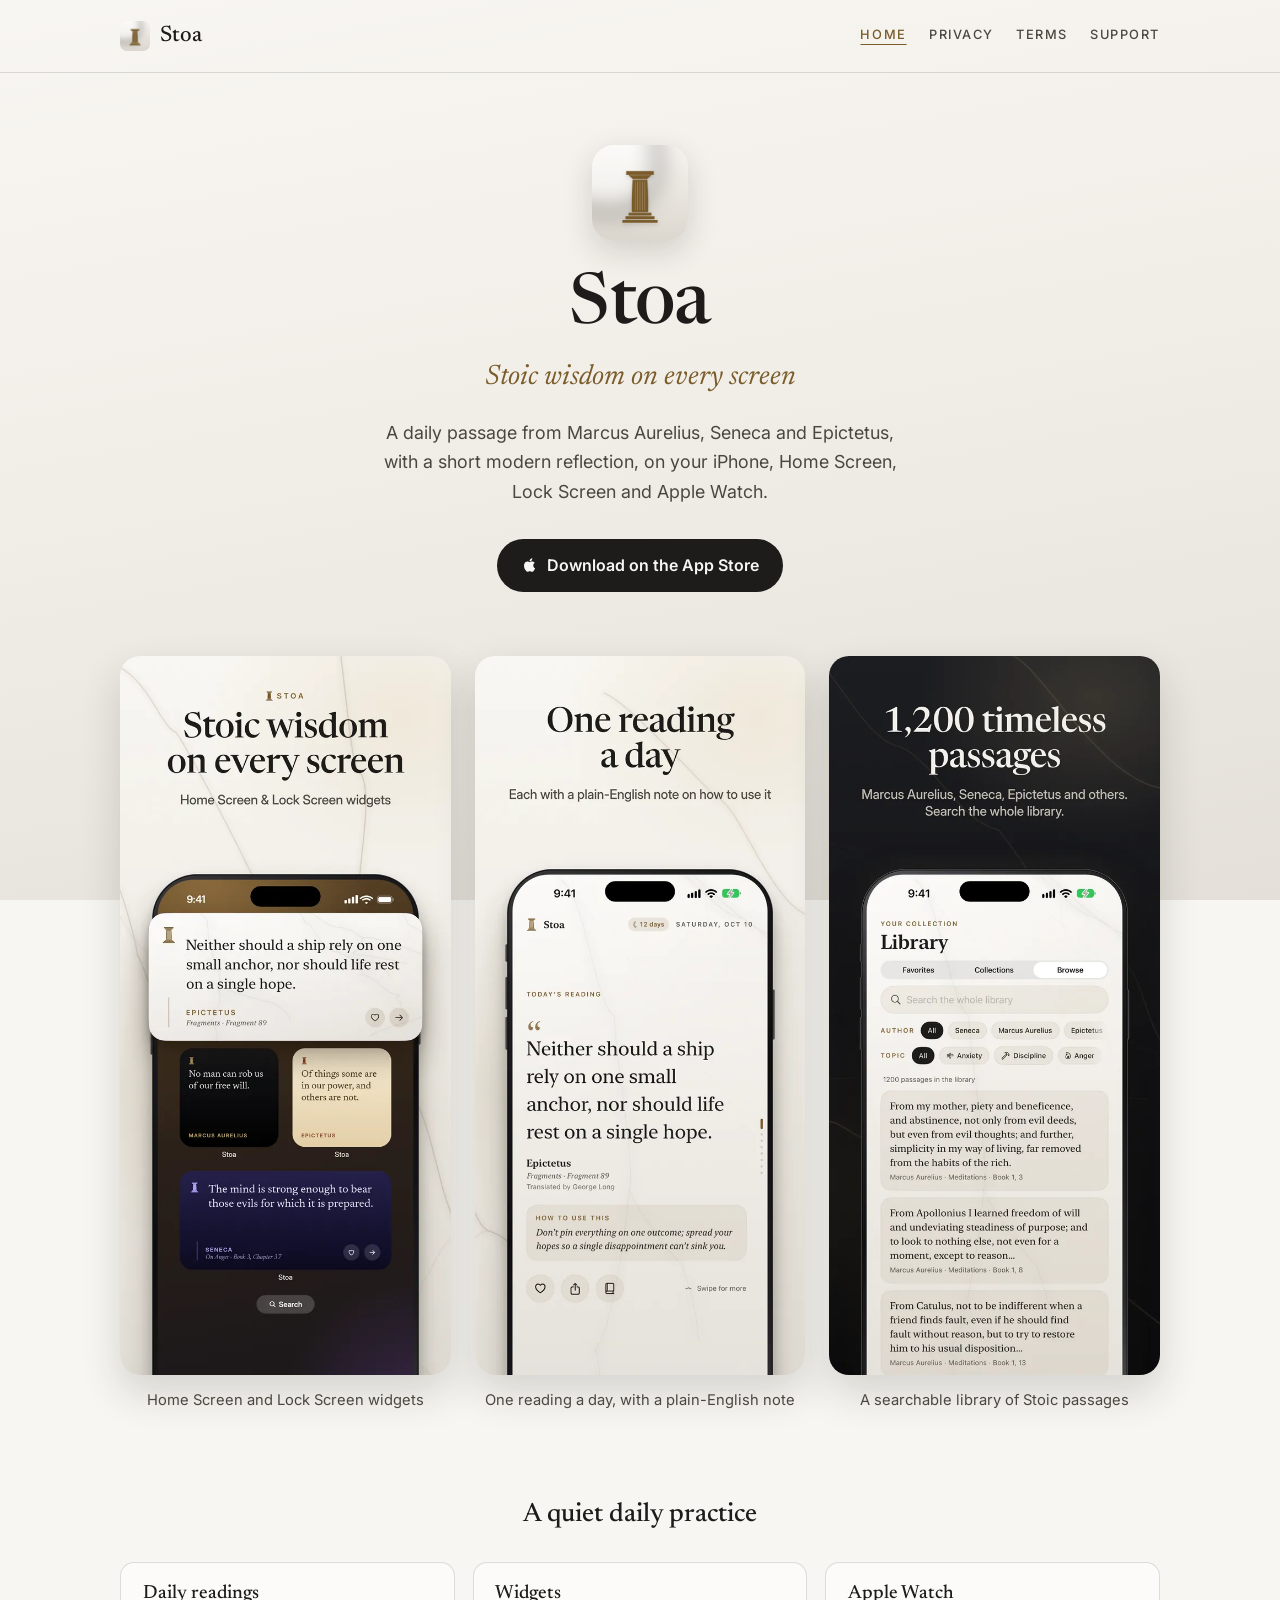
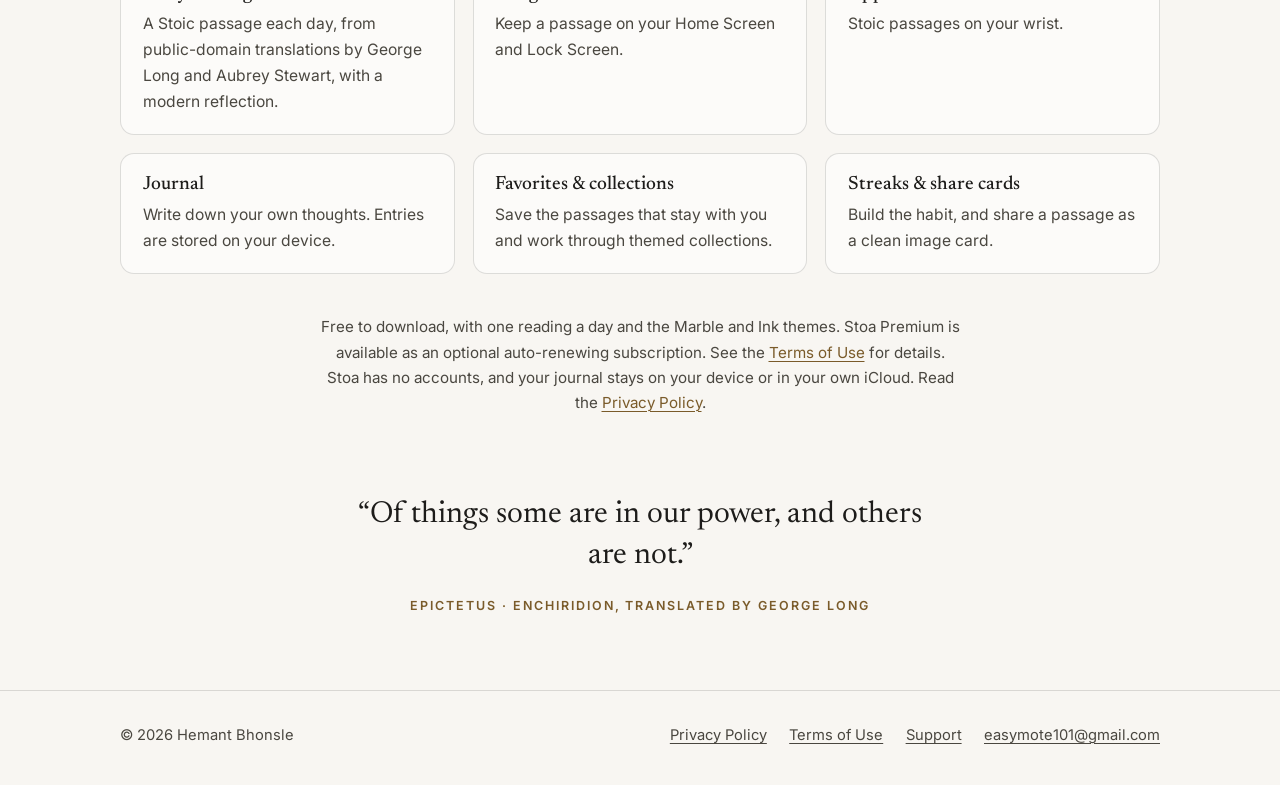
<file: stoa/index.html>
<!DOCTYPE html>
<html lang="en">
<head>
  <meta charset="utf-8">
  <meta name="viewport" content="width=device-width, initial-scale=1">
  <title>Stoa: Daily Stoic Quotes</title>
  <meta name="description" content="Stoa brings a daily Stoic passage from Marcus Aurelius, Seneca and Epictetus to your iPhone, widgets and Apple Watch, with modern reflections, a private journal and favorites.">
  <link rel="canonical" href="https://hbhonsle1.github.io/stoa/">
  <meta name="theme-color" content="#F8F6F2">
  <meta property="og:type" content="website">
  <meta property="og:site_name" content="Stoa: Daily Stoic Quotes">
  <meta property="og:title" content="Stoa: Daily Stoic Quotes">
  <meta property="og:description" content="Stoa brings a daily Stoic passage from Marcus Aurelius, Seneca and Epictetus to your iPhone, widgets and Apple Watch, with modern reflections, a private journal and favorites.">
  <meta property="og:url" content="https://hbhonsle1.github.io/stoa/">
  <meta property="og:image" content="https://hbhonsle1.github.io/stoa/assets/icon-512.png">
  <meta property="og:image:width" content="512">
  <meta property="og:image:height" content="512">
  <meta property="og:image:alt" content="Stoa app icon: a bronze Greek column on ivory marble">
  <meta name="twitter:card" content="summary">
  <link rel="icon" href="assets/favicon.svg" type="image/svg+xml">
  <link rel="apple-touch-icon" href="assets/apple-touch-icon.png">
  <link rel="preload" href="assets/fonts/newsreader.woff2" as="font" type="font/woff2" crossorigin>
  <link rel="stylesheet" href="assets/style.css">
</head>
<body>
  <a class="skip-link" href="#main">Skip to content</a>
  <header class="site-header">
    <div class="wrap">
      <a class="brand" href=""><img src="assets/img/app-icon.png" alt="" width="30" height="30">Stoa</a>
      <nav class="site-nav" aria-label="Main">
        <ul>
          <li><a href="" aria-current="page">Home</a></li>
          <li><a href="privacy/">Privacy</a></li>
          <li><a href="terms/">Terms</a></li>
          <li><a href="support/">Support</a></li>
        </ul>
      </nav>
    </div>
  </header>
  <main id="main">
    <section class="hero">
      <div class="wrap">
        <img class="app-icon" src="assets/img/app-icon.png" width="96" height="96" alt="Stoa app icon: a bronze Greek column on ivory marble">
        <h1>Stoa</h1>
        <p class="tagline">Stoic wisdom on every screen</p>
        <p class="summary">A daily passage from Marcus Aurelius, Seneca and Epictetus, with a short modern reflection, on your iPhone, Home Screen, Lock Screen and Apple Watch.</p>
        <a class="button" href="https://apps.apple.com/app/id6821526017"><svg viewBox="0 0 24 24" aria-hidden="true" focusable="false"><path d="M16.37 12.6c-.02-2.3 1.88-3.4 1.97-3.46-1.07-1.57-2.74-1.78-3.33-1.8-1.42-.14-2.77.83-3.49.83-.72 0-1.83-.81-3-.79-1.55.02-2.97.9-3.77 2.28-1.6 2.78-.41 6.9 1.15 9.16.76 1.1 1.67 2.34 2.86 2.3 1.15-.05 1.58-.74 2.97-.74 1.38 0 1.77.74 2.98.72 1.23-.02 2.01-1.12 2.76-2.23.87-1.28 1.23-2.51 1.25-2.58-.03-.01-2.4-.92-2.42-3.66zM14.1 5.86c.63-.77 1.06-1.83.94-2.9-.91.04-2.02.61-2.67 1.37-.58.67-1.1 1.76-.96 2.8 1.02.08 2.06-.52 2.69-1.27z"/></svg>Download on the App Store</a>
      </div>
    </section>

    <section class="shots" aria-label="Screenshots">
      <div class="wrap">
        <ul>
          <li>
            <figure>
              <picture>
                <source srcset="assets/img/01_widgets.webp" type="image/webp">
                <img src="assets/img/01_widgets.jpg" width="600" height="1304" loading="lazy" decoding="async" alt="Stoa widgets on an iPhone Home Screen showing short passages from Epictetus, Marcus Aurelius and Seneca.">
              </picture>
              <figcaption>Home Screen and Lock Screen widgets</figcaption>
            </figure>
          </li>
          <li>
            <figure>
              <picture>
                <source srcset="assets/img/02_daily.webp" type="image/webp">
                <img src="assets/img/02_daily.jpg" width="600" height="1304" loading="lazy" decoding="async" alt="Stoa’s daily reading screen with a passage from Epictetus, translated by George Long, and a short note on how to use it.">
              </picture>
              <figcaption>One reading a day, with a plain-English note</figcaption>
            </figure>
          </li>
          <li>
            <figure>
              <picture>
                <source srcset="assets/img/05_library.webp" type="image/webp">
                <img src="assets/img/05_library.jpg" width="600" height="1304" loading="lazy" decoding="async" alt="Stoa’s library, with search and filters by author and topic over passages from Marcus Aurelius, Seneca and Epictetus.">
              </picture>
              <figcaption>A searchable library of Stoic passages</figcaption>
            </figure>
          </li>
        </ul>
      </div>
    </section>

    <section class="features" aria-labelledby="features-title">
      <div class="wrap">
        <h2 id="features-title">A quiet daily practice</h2>
        <ul>
          <li><h3>Daily readings</h3><p>A Stoic passage each day, from public-domain translations by George Long and Aubrey Stewart, with a modern reflection.</p></li>
          <li><h3>Widgets</h3><p>Keep a passage on your Home Screen and Lock Screen.</p></li>
          <li><h3>Apple Watch</h3><p>Stoic passages on your wrist.</p></li>
          <li><h3>Journal</h3><p>Write down your own thoughts. Entries are stored on your device.</p></li>
          <li><h3>Favorites &amp; collections</h3><p>Save the passages that stay with you and work through themed collections.</p></li>
          <li><h3>Streaks &amp; share cards</h3><p>Build the habit, and share a passage as a clean image card.</p></li>
        </ul>
        <p class="pricing-note">Free to download, with one reading a day and the Marble and Ink themes. Stoa Premium is available as an optional auto-renewing subscription. See the <a href="terms/">Terms of Use</a> for details. Stoa has no accounts, and your journal stays on your device or in your own iCloud. Read the <a href="privacy/">Privacy Policy</a>.</p>
      </div>
    </section>

    <section class="quote" aria-label="Quotation">
      <div class="wrap">
        <blockquote>
          <p>“Of things some are in our power, and others are not.”</p>
          <cite>Epictetus · Enchiridion, translated by George Long</cite>
        </blockquote>
      </div>
    </section>
  </main>
  <footer class="site-footer">
    <div class="wrap">
      <p>&copy; 2026 Hemant Bhonsle</p>
      <nav aria-label="Footer">
        <ul>
          <li><a href="privacy/">Privacy Policy</a></li>
          <li><a href="terms/">Terms of Use</a></li>
          <li><a href="support/">Support</a></li>
          <li><a href="mailto:easymote101@gmail.com">easymote101@gmail.com</a></li>
        </ul>
      </nav>
    </div>
  </footer>
</body>
</html>
</file>
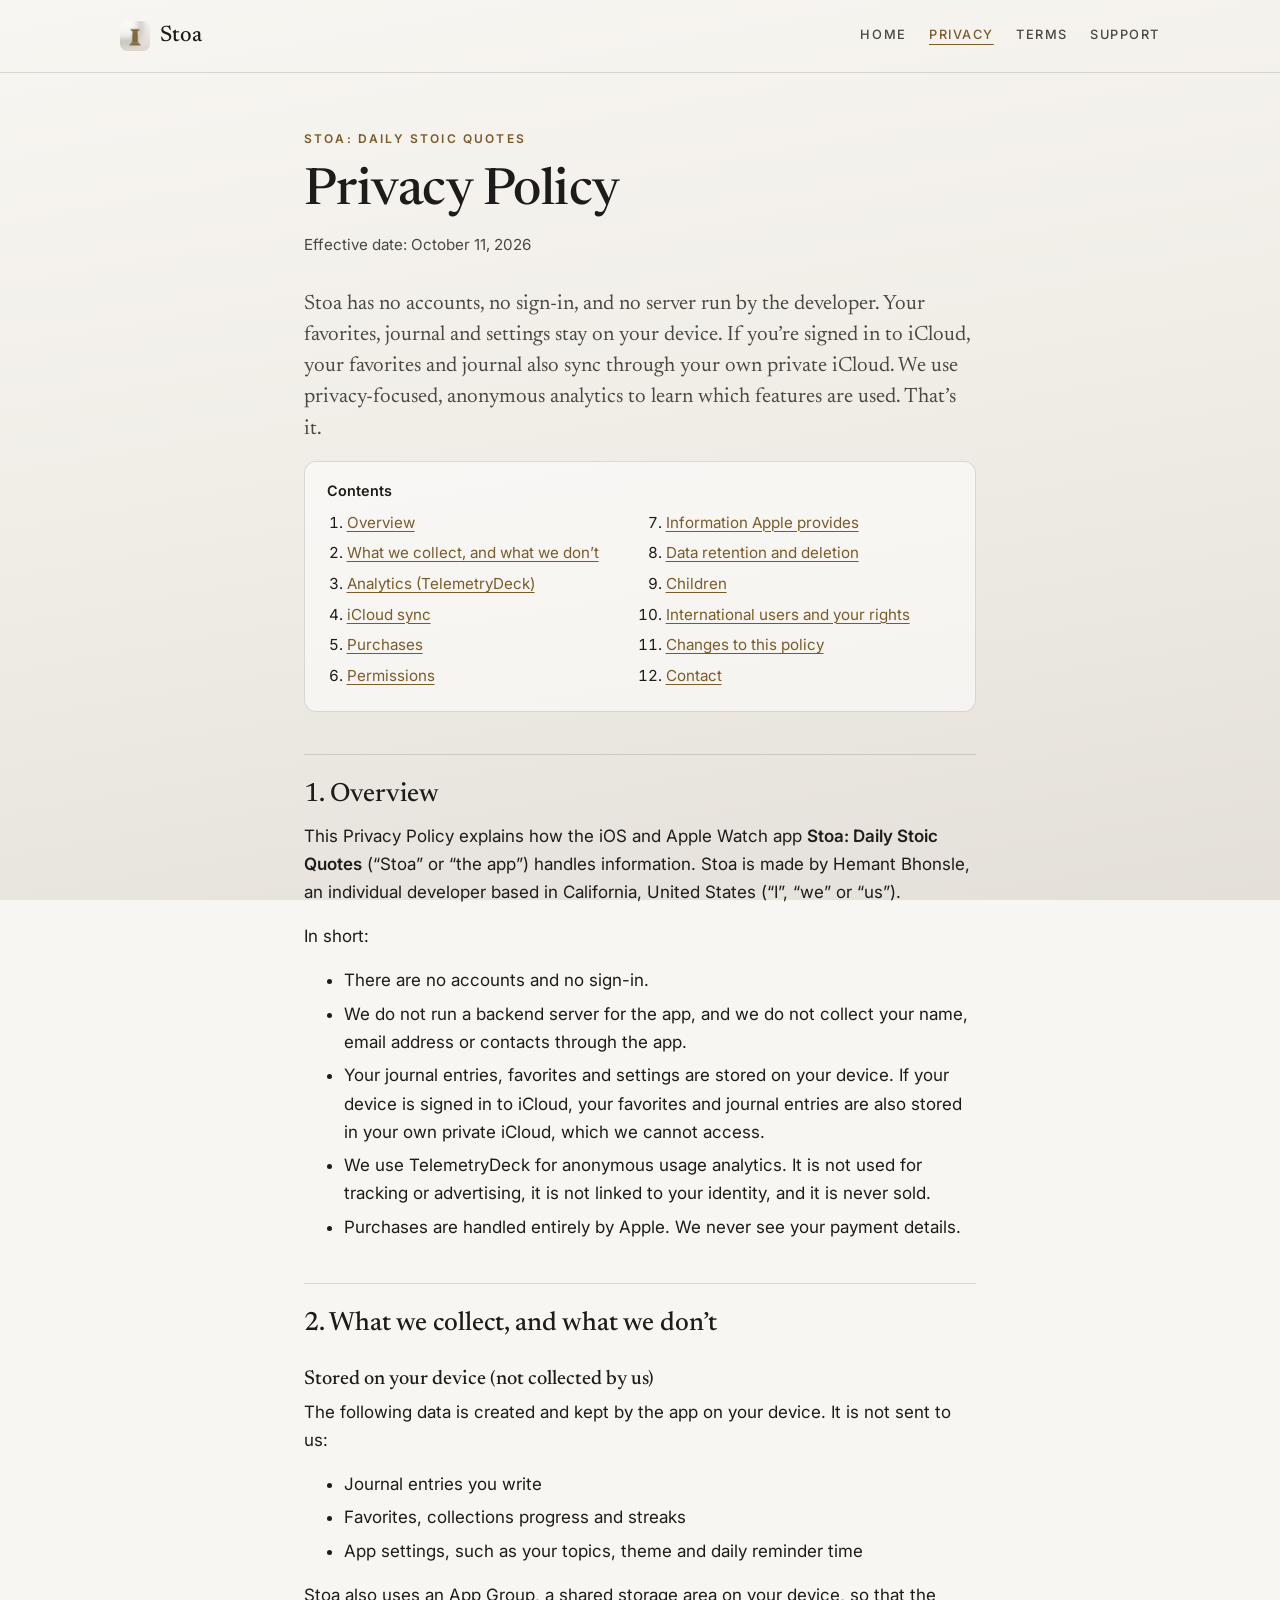
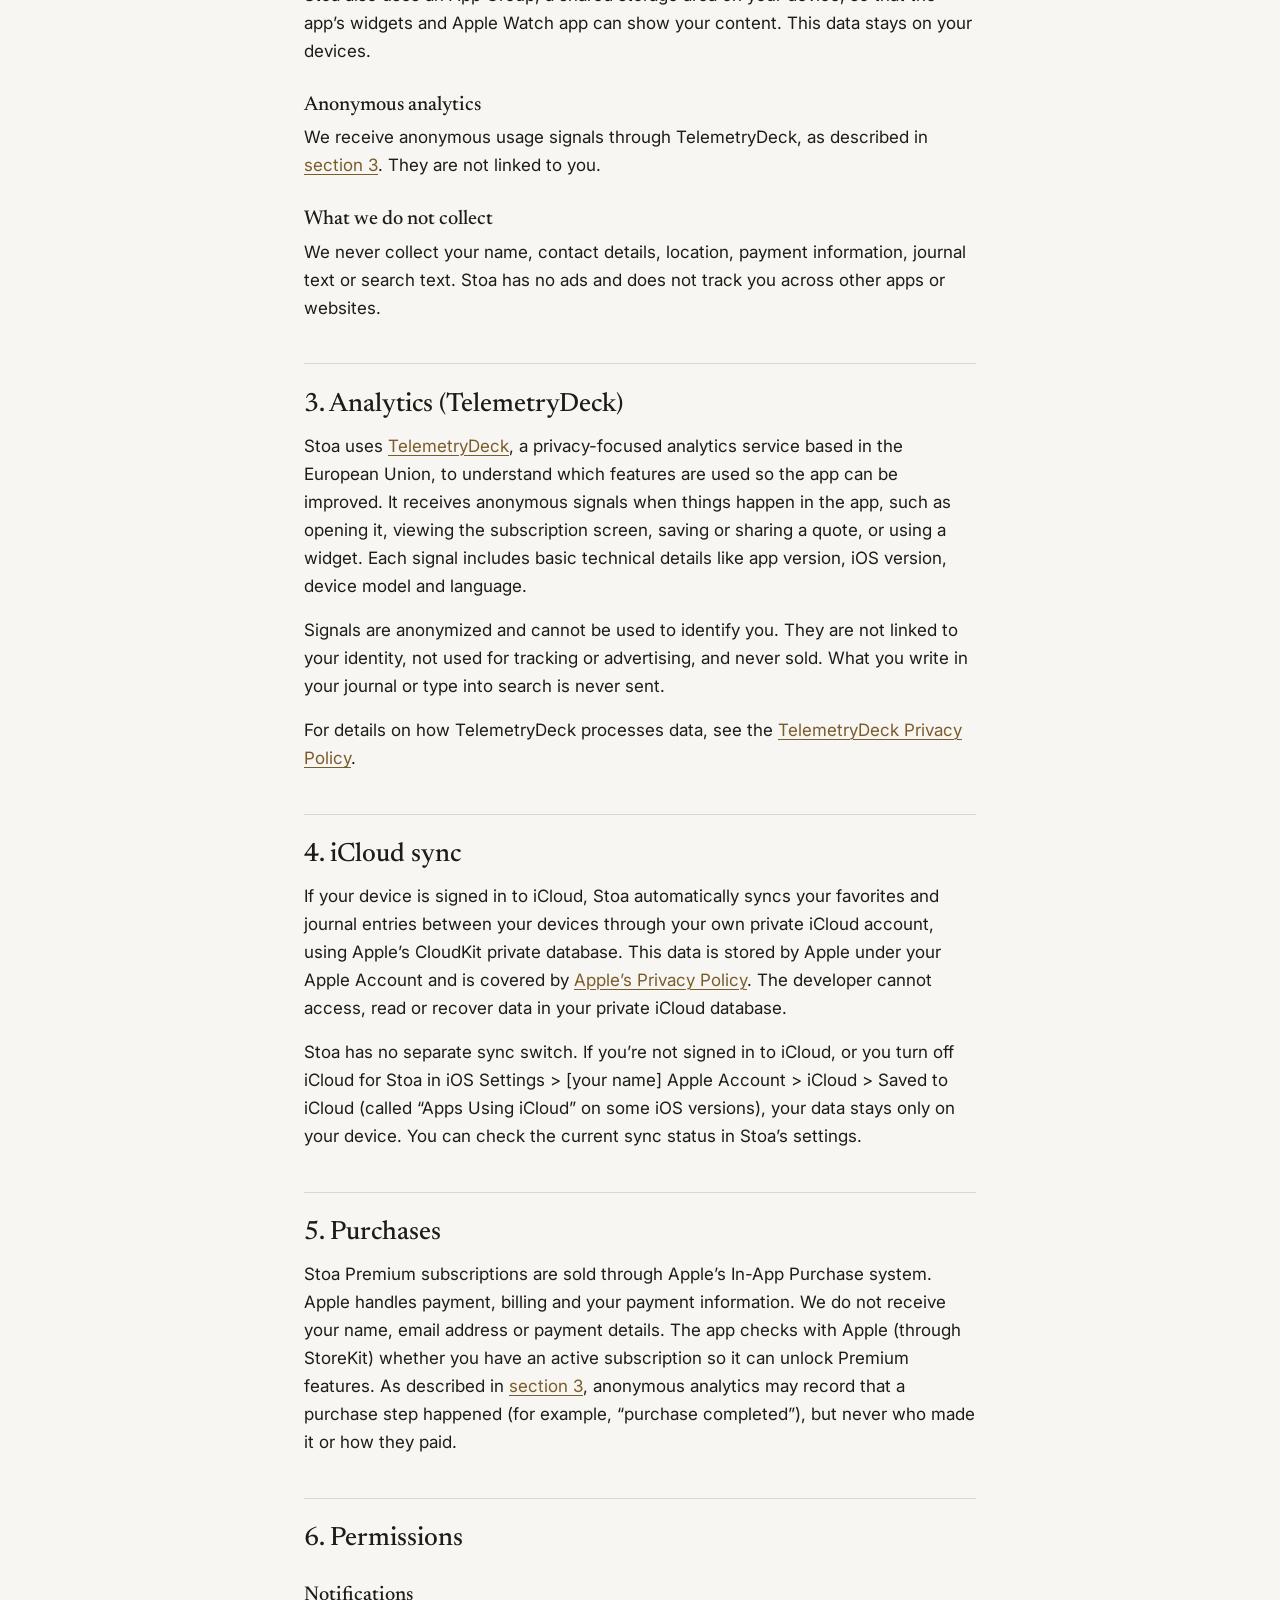
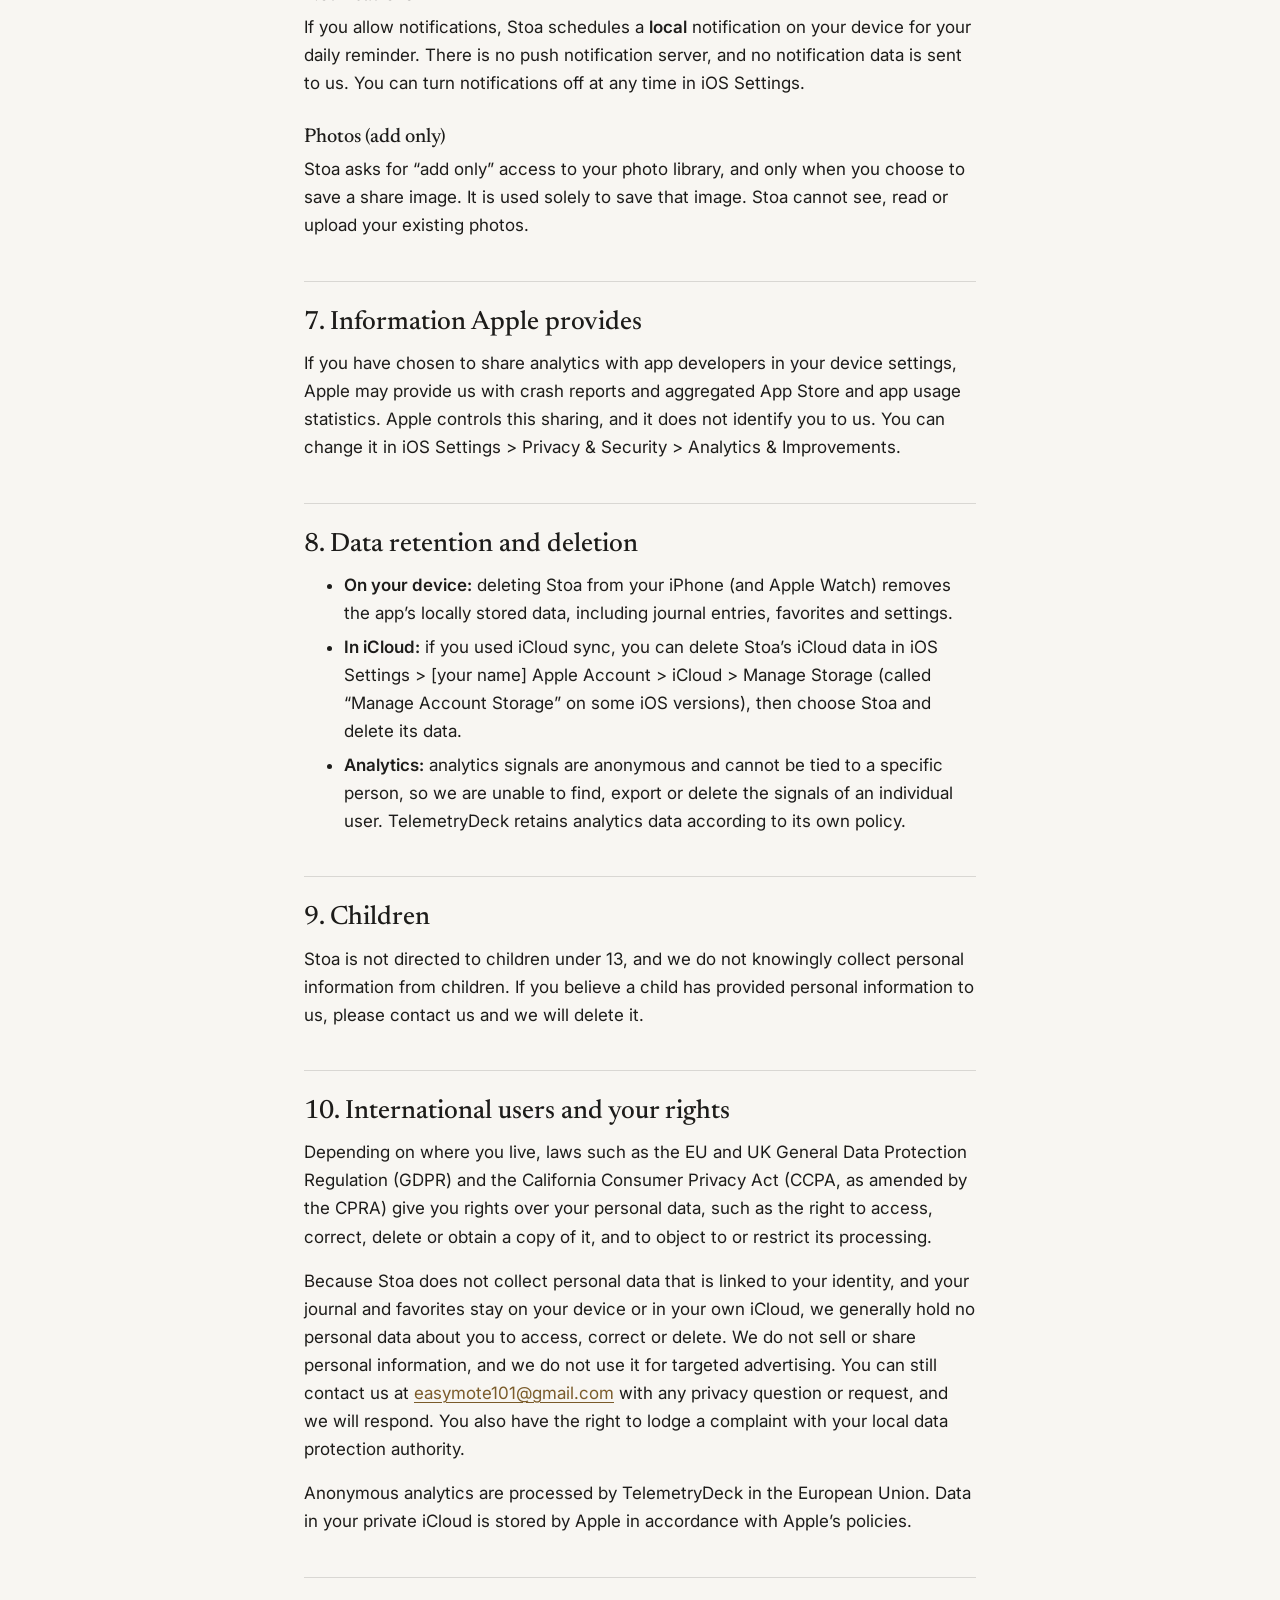
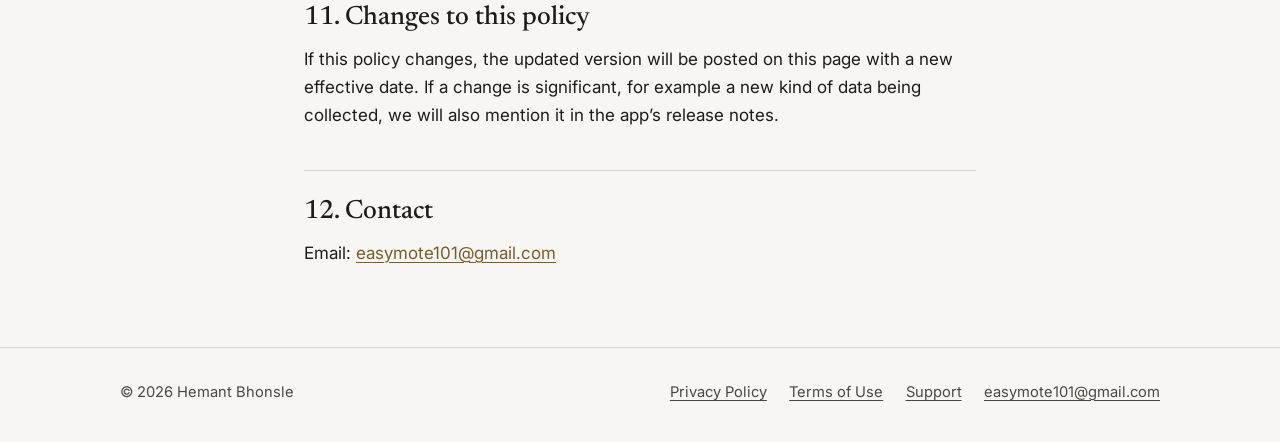
<file: stoa/privacy/index.html>
<!DOCTYPE html>
<html lang="en">
<head>
  <meta charset="utf-8">
  <meta name="viewport" content="width=device-width, initial-scale=1">
  <title>Privacy Policy · Stoa: Daily Stoic Quotes</title>
  <meta name="description" content="Privacy Policy for Stoa: Daily Stoic Quotes. No accounts, no developer servers, on-device and private iCloud storage, and anonymous TelemetryDeck analytics.">
  <link rel="canonical" href="https://hbhonsle1.github.io/stoa/privacy/">
  <meta name="theme-color" content="#F8F6F2">
  <meta property="og:type" content="website">
  <meta property="og:site_name" content="Stoa: Daily Stoic Quotes">
  <meta property="og:title" content="Privacy Policy · Stoa: Daily Stoic Quotes">
  <meta property="og:description" content="Privacy Policy for Stoa: Daily Stoic Quotes. No accounts, no developer servers, on-device and private iCloud storage, and anonymous TelemetryDeck analytics.">
  <meta property="og:url" content="https://hbhonsle1.github.io/stoa/privacy/">
  <meta property="og:image" content="https://hbhonsle1.github.io/stoa/assets/icon-512.png">
  <meta property="og:image:width" content="512">
  <meta property="og:image:height" content="512">
  <meta property="og:image:alt" content="Stoa app icon: a bronze Greek column on ivory marble">
  <meta name="twitter:card" content="summary">
  <link rel="icon" href="../assets/favicon.svg" type="image/svg+xml">
  <link rel="apple-touch-icon" href="../assets/apple-touch-icon.png">
  <link rel="preload" href="../assets/fonts/newsreader.woff2" as="font" type="font/woff2" crossorigin>
  <link rel="stylesheet" href="../assets/style.css">
</head>
<body>
  <a class="skip-link" href="#main">Skip to content</a>
  <header class="site-header">
    <div class="wrap">
      <a class="brand" href="../"><img src="../assets/img/app-icon.png" alt="" width="30" height="30">Stoa</a>
      <nav class="site-nav" aria-label="Main">
        <ul>
          <li><a href="../">Home</a></li>
          <li><a href="../privacy/" aria-current="page">Privacy</a></li>
          <li><a href="../terms/">Terms</a></li>
          <li><a href="../support/">Support</a></li>
        </ul>
      </nav>
    </div>
  </header>
  <main id="main">
    <article class="doc">
      <div class="wrap narrow">
        <p class="eyebrow">Stoa: Daily Stoic Quotes</p>
        <h1>Privacy Policy</h1>
        <p class="meta">Effective date: October 11, 2026</p>
        <p class="lede">Stoa has no accounts, no sign-in, and no server run by the developer. Your favorites, journal and settings stay on your device. If you’re signed in to iCloud, your favorites and journal also sync through your own private iCloud. We use privacy-focused, anonymous analytics to learn which features are used. That’s it.</p>

        <nav class="toc" aria-label="Contents">
          <p>Contents</p>
          <ol>
            <li><a href="#overview">Overview</a></li>
            <li><a href="#collect">What we collect, and what we don’t</a></li>
            <li><a href="#analytics">Analytics (TelemetryDeck)</a></li>
            <li><a href="#icloud">iCloud sync</a></li>
            <li><a href="#purchases">Purchases</a></li>
            <li><a href="#permissions">Permissions</a></li>
            <li><a href="#apple">Information Apple provides</a></li>
            <li><a href="#retention">Data retention and deletion</a></li>
            <li><a href="#children">Children</a></li>
            <li><a href="#rights">International users and your rights</a></li>
            <li><a href="#changes">Changes to this policy</a></li>
            <li><a href="#contact">Contact</a></li>
          </ol>
        </nav>

        <h2 id="overview">1. Overview</h2>
        <p>This Privacy Policy explains how the iOS and Apple Watch app <strong>Stoa: Daily Stoic Quotes</strong> (“Stoa” or “the app”) handles information. Stoa is made by Hemant Bhonsle, an individual developer based in California, United States (“I”, “we” or “us”).</p>
        <p>In short:</p>
        <ul>
          <li>There are no accounts and no sign-in.</li>
          <li>We do not run a backend server for the app, and we do not collect your name, email address or contacts through the app.</li>
          <li>Your journal entries, favorites and settings are stored on your device. If your device is signed in to iCloud, your favorites and journal entries are also stored in your own private iCloud, which we cannot access.</li>
          <li>We use TelemetryDeck for anonymous usage analytics. It is not used for tracking or advertising, it is not linked to your identity, and it is never sold.</li>
          <li>Purchases are handled entirely by Apple. We never see your payment details.</li>
        </ul>

        <h2 id="collect">2. What we collect, and what we don’t</h2>
        <h3>Stored on your device (not collected by us)</h3>
        <p>The following data is created and kept by the app on your device. It is not sent to us:</p>
        <ul>
          <li>Journal entries you write</li>
          <li>Favorites, collections progress and streaks</li>
          <li>App settings, such as your topics, theme and daily reminder time</li>
        </ul>
        <p>Stoa also uses an App Group, a shared storage area on your device, so that the app’s widgets and Apple Watch app can show your content. This data stays on your devices.</p>
        <h3>Anonymous analytics</h3>
        <p>We receive anonymous usage signals through TelemetryDeck, as described in <a href="#analytics">section 3</a>. They are not linked to you.</p>
        <h3>What we do not collect</h3>
        <p>We never collect your name, contact details, location, payment information, journal text or search text. Stoa has no ads and does not track you across other apps or websites.</p>

        <h2 id="analytics">3. Analytics (TelemetryDeck)</h2>
        <p>Stoa uses <a href="https://telemetrydeck.com/">TelemetryDeck</a>, a privacy-focused analytics service based in the European Union, to understand which features are used so the app can be improved. It receives anonymous signals when things happen in the app, such as opening it, viewing the subscription screen, saving or sharing a quote, or using a widget. Each signal includes basic technical details like app version, iOS version, device model and language.</p>
        <p>Signals are anonymized and cannot be used to identify you. They are not linked to your identity, not used for tracking or advertising, and never sold. What you write in your journal or type into search is never sent.</p>
        <p>For details on how TelemetryDeck processes data, see the <a href="https://telemetrydeck.com/privacy/">TelemetryDeck Privacy Policy</a>.</p>

        <h2 id="icloud">4. iCloud sync</h2>
        <p>If your device is signed in to iCloud, Stoa automatically syncs your favorites and journal entries between your devices through your own private iCloud account, using Apple’s CloudKit private database. This data is stored by Apple under your Apple Account and is covered by <a href="https://www.apple.com/legal/privacy/">Apple’s Privacy Policy</a>. The developer cannot access, read or recover data in your private iCloud database.</p>
        <p>Stoa has no separate sync switch. If you’re not signed in to iCloud, or you turn off iCloud for Stoa in iOS Settings &gt; [your name] Apple Account &gt; iCloud &gt; Saved to iCloud (called “Apps Using iCloud” on some iOS versions), your data stays only on your device. You can check the current sync status in Stoa’s settings.</p>

        <h2 id="purchases">5. Purchases</h2>
        <p>Stoa Premium subscriptions are sold through Apple’s In-App Purchase system. Apple handles payment, billing and your payment information. We do not receive your name, email address or payment details. The app checks with Apple (through StoreKit) whether you have an active subscription so it can unlock Premium features. As described in <a href="#analytics">section 3</a>, anonymous analytics may record that a purchase step happened (for example, “purchase completed”), but never who made it or how they paid.</p>

        <h2 id="permissions">6. Permissions</h2>
        <h3>Notifications</h3>
        <p>If you allow notifications, Stoa schedules a <strong>local</strong> notification on your device for your daily reminder. There is no push notification server, and no notification data is sent to us. You can turn notifications off at any time in iOS Settings.</p>
        <h3>Photos (add only)</h3>
        <p>Stoa asks for “add only” access to your photo library, and only when you choose to save a share image. It is used solely to save that image. Stoa cannot see, read or upload your existing photos.</p>

        <h2 id="apple">7. Information Apple provides</h2>
        <p>If you have chosen to share analytics with app developers in your device settings, Apple may provide us with crash reports and aggregated App Store and app usage statistics. Apple controls this sharing, and it does not identify you to us. You can change it in iOS Settings &gt; Privacy &amp; Security &gt; Analytics &amp; Improvements.</p>

        <h2 id="retention">8. Data retention and deletion</h2>
        <ul>
          <li><strong>On your device:</strong> deleting Stoa from your iPhone (and Apple Watch) removes the app’s locally stored data, including journal entries, favorites and settings.</li>
          <li><strong>In iCloud:</strong> if you used iCloud sync, you can delete Stoa’s iCloud data in iOS Settings &gt; [your name] Apple Account &gt; iCloud &gt; Manage Storage (called “Manage Account Storage” on some iOS versions), then choose Stoa and delete its data.</li>
          <li><strong>Analytics:</strong> analytics signals are anonymous and cannot be tied to a specific person, so we are unable to find, export or delete the signals of an individual user. TelemetryDeck retains analytics data according to its own policy.</li>
        </ul>

        <h2 id="children">9. Children</h2>
        <p>Stoa is not directed to children under 13, and we do not knowingly collect personal information from children. If you believe a child has provided personal information to us, please contact us and we will delete it.</p>

        <h2 id="rights">10. International users and your rights</h2>
        <p>Depending on where you live, laws such as the EU and UK General Data Protection Regulation (GDPR) and the California Consumer Privacy Act (CCPA, as amended by the CPRA) give you rights over your personal data, such as the right to access, correct, delete or obtain a copy of it, and to object to or restrict its processing.</p>
        <p>Because Stoa does not collect personal data that is linked to your identity, and your journal and favorites stay on your device or in your own iCloud, we generally hold no personal data about you to access, correct or delete. We do not sell or share personal information, and we do not use it for targeted advertising. You can still contact us at <a href="mailto:easymote101@gmail.com">easymote101@gmail.com</a> with any privacy question or request, and we will respond. You also have the right to lodge a complaint with your local data protection authority.</p>
        <p>Anonymous analytics are processed by TelemetryDeck in the European Union. Data in your private iCloud is stored by Apple in accordance with Apple’s policies.</p>

        <h2 id="changes">11. Changes to this policy</h2>
        <p>If this policy changes, the updated version will be posted on this page with a new effective date. If a change is significant, for example a new kind of data being collected, we will also mention it in the app’s release notes.</p>

        <h2 id="contact">12. Contact</h2>
        <p>Email: <a href="mailto:easymote101@gmail.com">easymote101@gmail.com</a></p>
      </div>
    </article>
  </main>
  <footer class="site-footer">
    <div class="wrap">
      <p>&copy; 2026 Hemant Bhonsle</p>
      <nav aria-label="Footer">
        <ul>
          <li><a href="../privacy/">Privacy Policy</a></li>
          <li><a href="../terms/">Terms of Use</a></li>
          <li><a href="../support/">Support</a></li>
          <li><a href="mailto:easymote101@gmail.com">easymote101@gmail.com</a></li>
        </ul>
      </nav>
    </div>
  </footer>
</body>
</html>
</file>
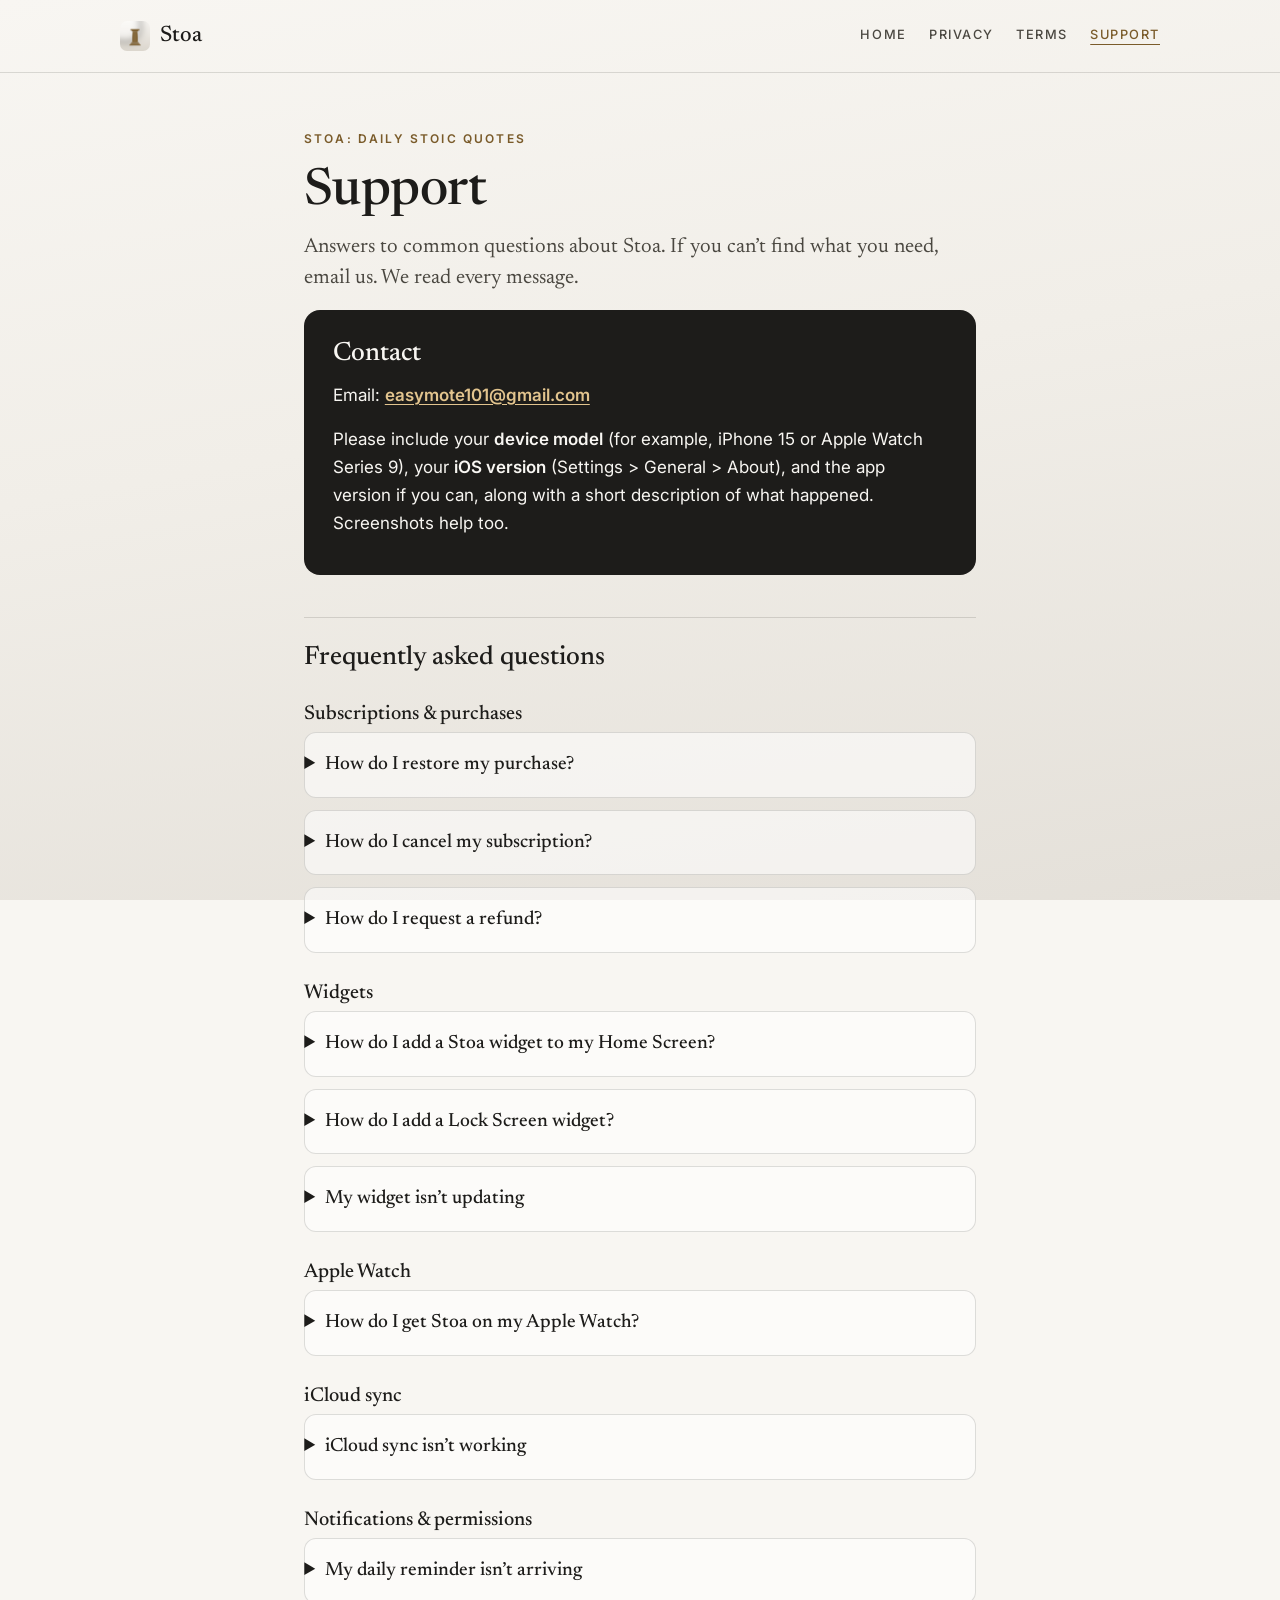
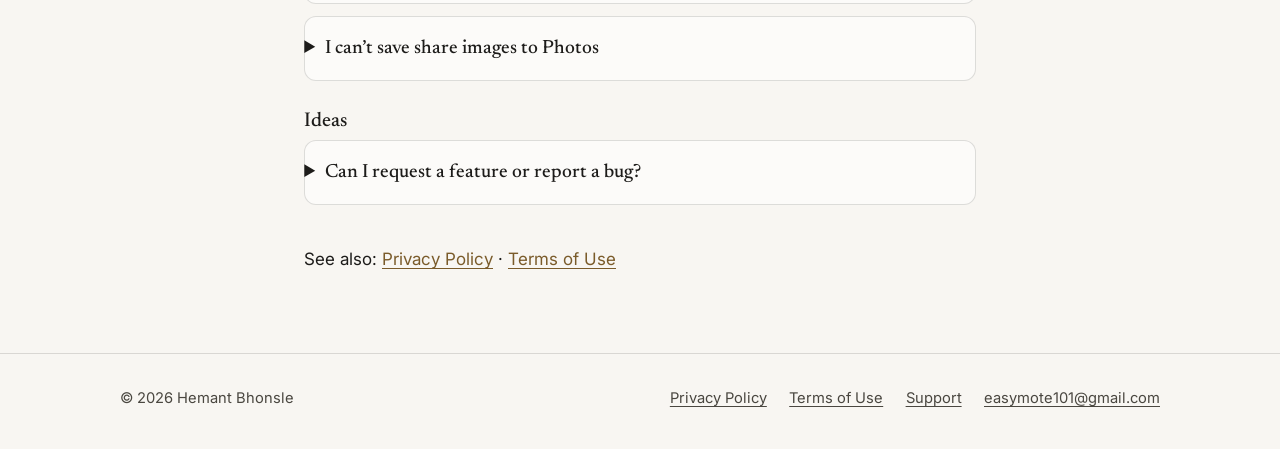
<file: stoa/support/index.html>
<!DOCTYPE html>
<html lang="en">
<head>
  <meta charset="utf-8">
  <meta name="viewport" content="width=device-width, initial-scale=1">
  <title>Support · Stoa: Daily Stoic Quotes</title>
  <meta name="description" content="Help and FAQ for Stoa: Daily Stoic Quotes: restoring purchases, cancelling, widgets, Apple Watch, iCloud sync, reminders, and contact.">
  <link rel="canonical" href="https://hbhonsle1.github.io/stoa/support/">
  <meta name="theme-color" content="#F8F6F2">
  <meta property="og:type" content="website">
  <meta property="og:site_name" content="Stoa: Daily Stoic Quotes">
  <meta property="og:title" content="Support · Stoa: Daily Stoic Quotes">
  <meta property="og:description" content="Help and FAQ for Stoa: Daily Stoic Quotes: restoring purchases, cancelling, widgets, Apple Watch, iCloud sync, reminders, and contact.">
  <meta property="og:url" content="https://hbhonsle1.github.io/stoa/support/">
  <meta property="og:image" content="https://hbhonsle1.github.io/stoa/assets/icon-512.png">
  <meta property="og:image:width" content="512">
  <meta property="og:image:height" content="512">
  <meta property="og:image:alt" content="Stoa app icon: a bronze Greek column on ivory marble">
  <meta name="twitter:card" content="summary">
  <link rel="icon" href="../assets/favicon.svg" type="image/svg+xml">
  <link rel="apple-touch-icon" href="../assets/apple-touch-icon.png">
  <link rel="preload" href="../assets/fonts/newsreader.woff2" as="font" type="font/woff2" crossorigin>
  <link rel="stylesheet" href="../assets/style.css">
</head>
<body>
  <a class="skip-link" href="#main">Skip to content</a>
  <header class="site-header">
    <div class="wrap">
      <a class="brand" href="../"><img src="../assets/img/app-icon.png" alt="" width="30" height="30">Stoa</a>
      <nav class="site-nav" aria-label="Main">
        <ul>
          <li><a href="../">Home</a></li>
          <li><a href="../privacy/">Privacy</a></li>
          <li><a href="../terms/">Terms</a></li>
          <li><a href="../support/" aria-current="page">Support</a></li>
        </ul>
      </nav>
    </div>
  </header>
  <main id="main">
    <article class="doc faq">
      <div class="wrap narrow">
        <p class="eyebrow">Stoa: Daily Stoic Quotes</p>
        <h1>Support</h1>
        <p class="lede">Answers to common questions about Stoa. If you can’t find what you need, email us. We read every message.</p>

        <section class="contact-card" aria-labelledby="contact-title">
          <h2 id="contact-title">Contact</h2>
          <p>Email: <a href="mailto:easymote101@gmail.com?subject=Stoa%20Support">easymote101@gmail.com</a></p>
          <p>Please include your <strong>device model</strong> (for example, iPhone 15 or Apple Watch Series 9), your <strong>iOS version</strong> (Settings &gt; General &gt; About), and the app version if you can, along with a short description of what happened. Screenshots help too.</p>
        </section>

        <h2>Frequently asked questions</h2>

        <h3>Subscriptions &amp; purchases</h3>
        <details>
          <summary>How do I restore my purchase?</summary>
          <p>Make sure you are signed in with the same Apple Account you used to subscribe. Open Stoa and tap <strong>Restore purchases</strong> in Settings, or on the Stoa Premium screen. If it doesn’t appear, check your subscription status in iOS Settings &gt; [your name] Apple Account &gt; Subscriptions.</p>
        </details>
        <details>
          <summary>How do I cancel my subscription?</summary>
          <p>Subscriptions are managed by Apple. On your iPhone, go to <strong>Settings &gt; [your name] Apple Account &gt; Subscriptions</strong>, choose Stoa and tap <strong>Cancel Subscription</strong>. Cancel at least 24 hours before the end of the current period (or before your free trial ends) to avoid being charged for the next one. You keep Premium until the end of the period you’ve paid for. Deleting the app does not cancel a subscription.</p>
        </details>
        <details>
          <summary>How do I request a refund?</summary>
          <p>All payments are processed by Apple, so refunds are handled by Apple. Go to <a href="https://reportaproblem.apple.com">reportaproblem.apple.com</a>, sign in with your Apple Account, choose “Request a refund” and select your Stoa purchase.</p>
        </details>

        <h3>Widgets</h3>
        <details>
          <summary>How do I add a Stoa widget to my Home Screen?</summary>
          <ol>
            <li>Touch and hold an empty area of your Home Screen until the apps jiggle.</li>
            <li>Tap <strong>Edit</strong> (or the <strong>+</strong> button) in the top corner, then <strong>Add Widget</strong>.</li>
            <li>Search for <strong>Stoa</strong>, pick a size and tap <strong>Add Widget</strong>.</li>
            <li>Tap <strong>Done</strong>. To change what a widget shows, touch and hold it and choose <strong>Edit Widget</strong>.</li>
          </ol>
        </details>
        <details>
          <summary>How do I add a Lock Screen widget?</summary>
          <ol>
            <li>Unlock your iPhone with Face ID or Touch ID, then touch and hold the Lock Screen.</li>
            <li>Tap <strong>Customize</strong>, then choose the Lock Screen.</li>
            <li>Tap the widget area below the time (or the date above it), then choose <strong>Stoa</strong> from the list.</li>
            <li>Tap <strong>Done</strong>.</li>
          </ol>
        </details>
        <details>
          <summary>My widget isn’t updating</summary>
          <p>iOS decides exactly when widgets refresh, so updates may not happen at the same minute every day. If a widget seems stuck:</p>
          <ul>
            <li>Open the Stoa app once. This usually refreshes widgets right away.</li>
            <li>Turn off Low Power Mode, which can delay widget updates.</li>
            <li>Remove the widget and add it again.</li>
            <li>Restart your iPhone, and make sure you have the latest version of Stoa from the App Store.</li>
          </ul>
        </details>

        <h3>Apple Watch</h3>
        <details>
          <summary>How do I get Stoa on my Apple Watch?</summary>
          <p>Open the <strong>Watch</strong> app on your iPhone, go to <strong>My Watch</strong>, scroll to <strong>Available Apps</strong> and tap <strong>Install</strong> next to Stoa. You can also open the App Store on your Apple Watch and search for Stoa. If the watch app doesn’t show your latest content, open Stoa on your iPhone with your watch nearby, then open it on your watch.</p>
        </details>

        <h3>iCloud sync</h3>
        <details>
          <summary>iCloud sync isn’t working</summary>
          <p>Stoa automatically syncs favorites and journal entries through your own private iCloud whenever your device is signed in to iCloud. If changes aren’t showing up on another device:</p>
          <ul>
            <li>Open Stoa’s settings on <strong>each</strong> device and check that the iCloud status shows sync is on. If it doesn’t, make sure iCloud is allowed for Stoa in iOS Settings &gt; [your name] Apple Account &gt; iCloud &gt; Saved to iCloud (called “Apps Using iCloud” on some iOS versions).</li>
            <li>Check that every device is signed in to the <strong>same Apple Account</strong>, with iCloud Drive turned on (Settings &gt; [your name] Apple Account &gt; iCloud).</li>
            <li>Check that you have free iCloud storage and a working internet connection.</li>
            <li>Leave Stoa open for a minute on both devices. Syncing can take a little time, especially after a fresh install.</li>
          </ul>
          <p>The developer can’t see or recover data in your iCloud. Everything stays in your private account.</p>
        </details>

        <h3>Notifications &amp; permissions</h3>
        <details>
          <summary>My daily reminder isn’t arriving</summary>
          <ul>
            <li>Make sure the daily reminder is turned on in Stoa’s settings and set to the time you want.</li>
            <li>Check that notifications are allowed: iOS <strong>Settings &gt; Notifications &gt; Stoa</strong> and turn on <strong>Allow Notifications</strong>. If you declined the permission earlier, this is where to turn it back on.</li>
            <li>Check whether a Focus (such as Do Not Disturb or Sleep) is silencing notifications at that time, and whether Scheduled Summary is holding them.</li>
          </ul>
          <p>Reminders are scheduled locally on your iPhone. They don’t depend on a server.</p>
        </details>
        <details>
          <summary>I can’t save share images to Photos</summary>
          <p>Stoa needs “Add Photos Only” permission to save a share image to your library. It can’t see your existing photos. If you declined the permission earlier, go to iOS <strong>Settings &gt; Privacy &amp; Security &gt; Photos &gt; Stoa</strong> and choose <strong>Add Photos Only</strong>, then try saving again.</p>
        </details>

        <h3>Ideas</h3>
        <details>
          <summary>Can I request a feature or report a bug?</summary>
          <p>Yes, please! Email <a href="mailto:easymote101@gmail.com?subject=Stoa%20Support">easymote101@gmail.com</a> with your idea or the problem you’re seeing.</p>
        </details>

        <p style="margin-top:2.5rem">See also: <a href="../privacy/">Privacy Policy</a> · <a href="../terms/">Terms of Use</a></p>
      </div>
    </article>
  </main>
  <footer class="site-footer">
    <div class="wrap">
      <p>&copy; 2026 Hemant Bhonsle</p>
      <nav aria-label="Footer">
        <ul>
          <li><a href="../privacy/">Privacy Policy</a></li>
          <li><a href="../terms/">Terms of Use</a></li>
          <li><a href="../support/">Support</a></li>
          <li><a href="mailto:easymote101@gmail.com">easymote101@gmail.com</a></li>
        </ul>
      </nav>
    </div>
  </footer>
</body>
</html>
</file>
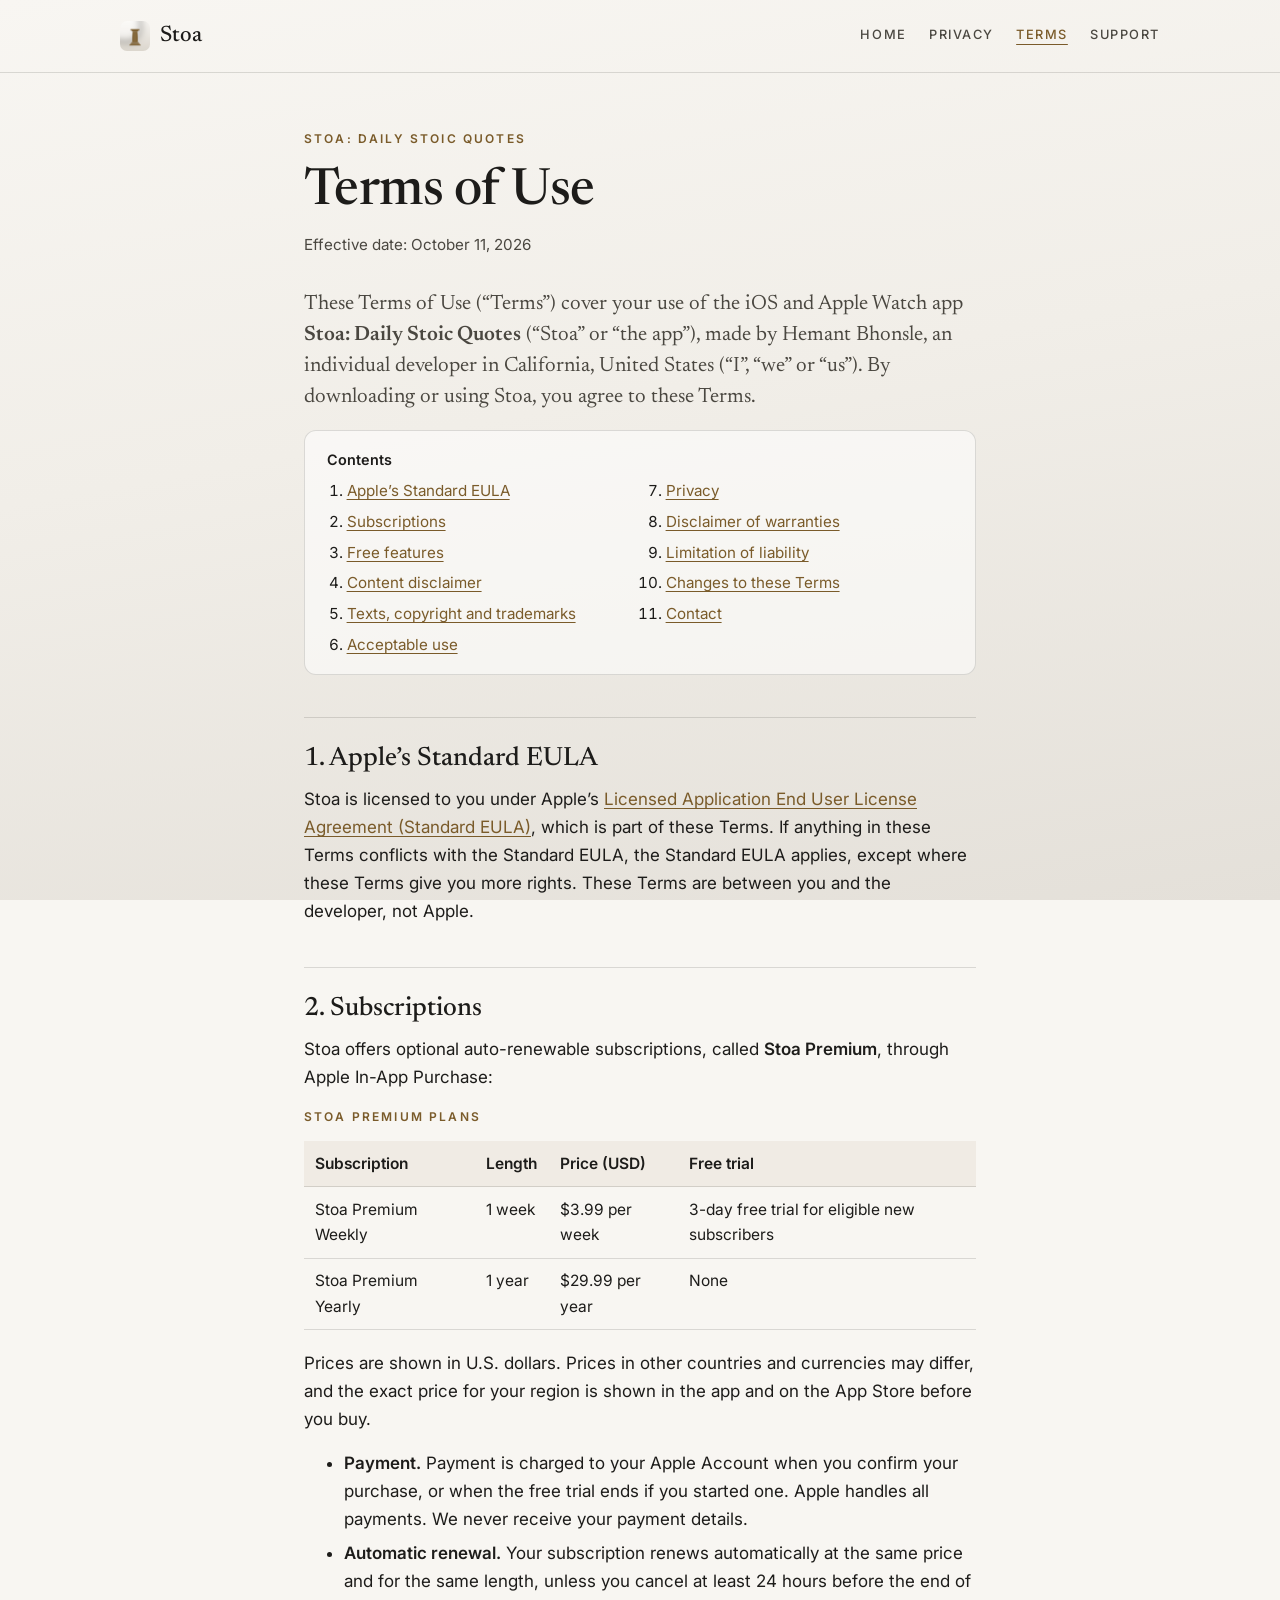
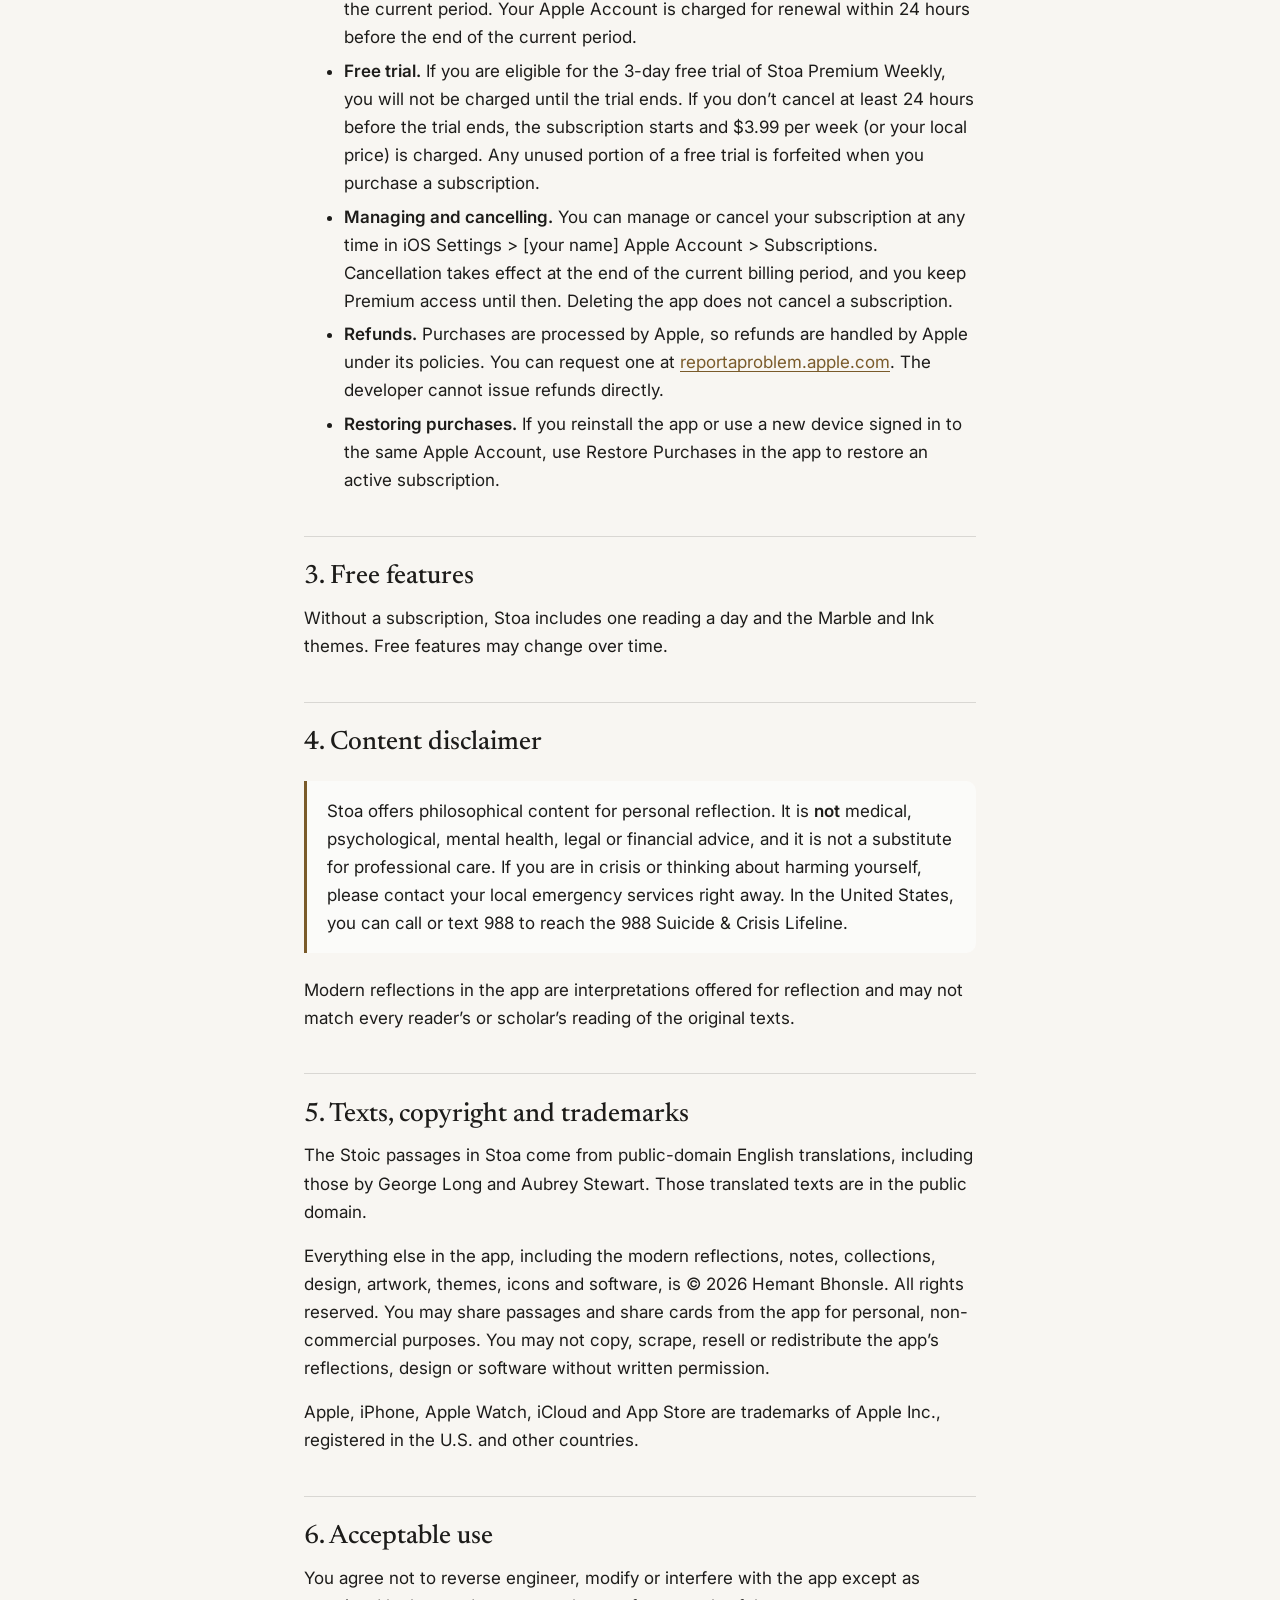
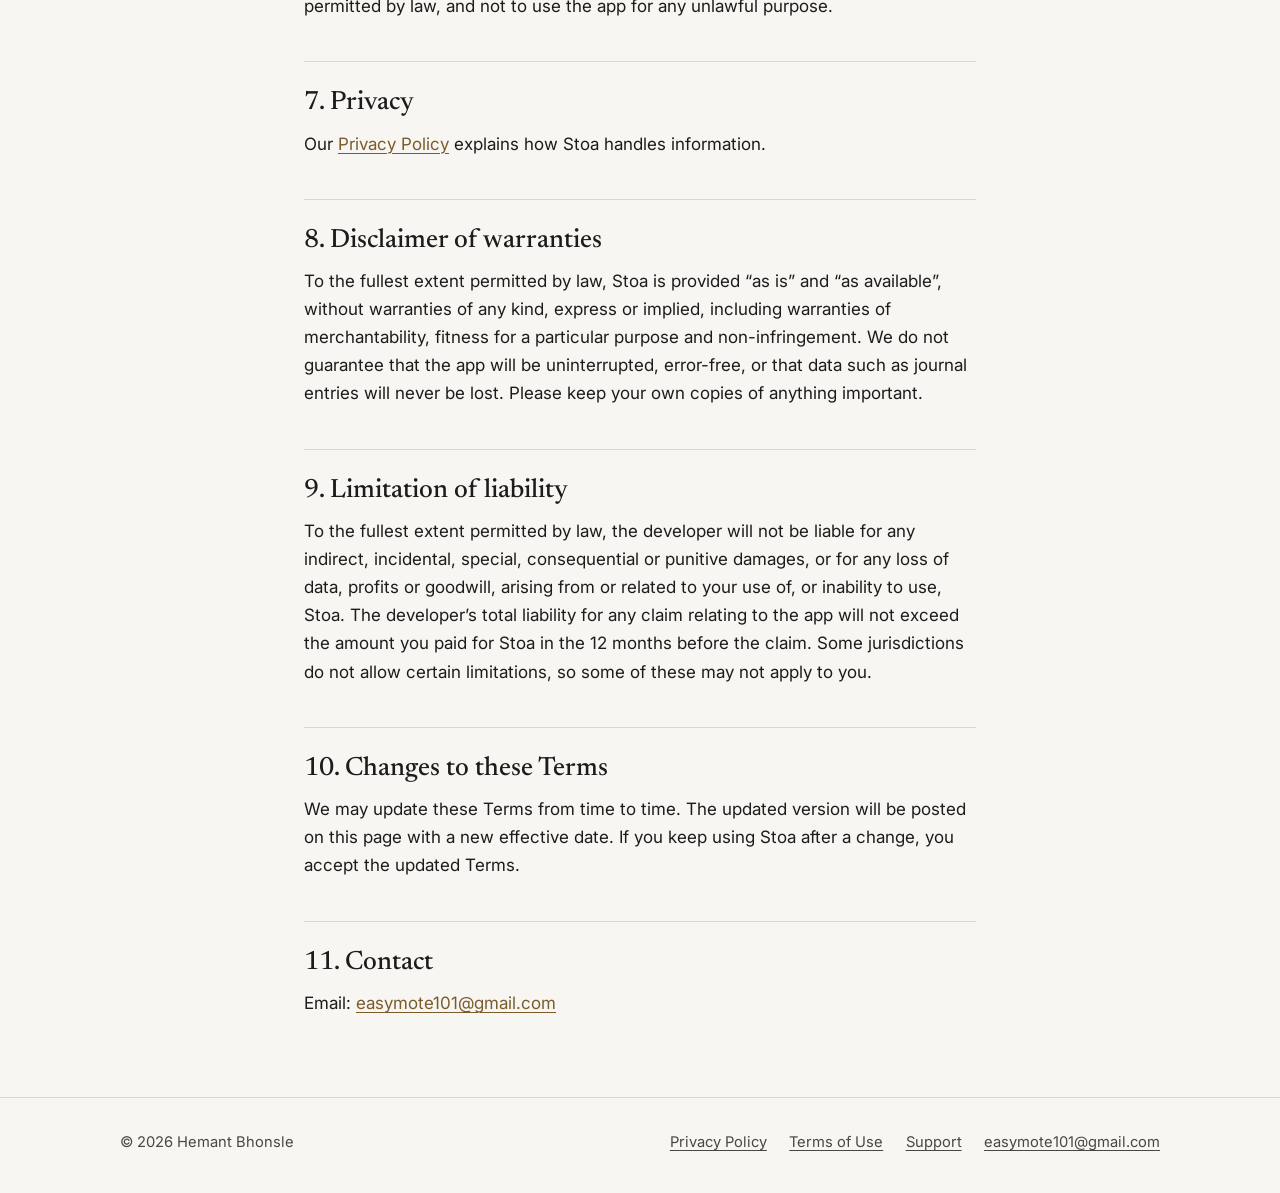
<file: stoa/terms/index.html>
<!DOCTYPE html>
<html lang="en">
<head>
  <meta charset="utf-8">
  <meta name="viewport" content="width=device-width, initial-scale=1">
  <title>Terms of Use · Stoa: Daily Stoic Quotes</title>
  <meta name="description" content="Terms of Use for Stoa: Daily Stoic Quotes, including Stoa Premium subscription terms, Apple’s Standard EULA, and content disclaimers.">
  <link rel="canonical" href="https://hbhonsle1.github.io/stoa/terms/">
  <meta name="theme-color" content="#F8F6F2">
  <meta property="og:type" content="website">
  <meta property="og:site_name" content="Stoa: Daily Stoic Quotes">
  <meta property="og:title" content="Terms of Use · Stoa: Daily Stoic Quotes">
  <meta property="og:description" content="Terms of Use for Stoa: Daily Stoic Quotes, including Stoa Premium subscription terms, Apple’s Standard EULA, and content disclaimers.">
  <meta property="og:url" content="https://hbhonsle1.github.io/stoa/terms/">
  <meta property="og:image" content="https://hbhonsle1.github.io/stoa/assets/icon-512.png">
  <meta property="og:image:width" content="512">
  <meta property="og:image:height" content="512">
  <meta property="og:image:alt" content="Stoa app icon: a bronze Greek column on ivory marble">
  <meta name="twitter:card" content="summary">
  <link rel="icon" href="../assets/favicon.svg" type="image/svg+xml">
  <link rel="apple-touch-icon" href="../assets/apple-touch-icon.png">
  <link rel="preload" href="../assets/fonts/newsreader.woff2" as="font" type="font/woff2" crossorigin>
  <link rel="stylesheet" href="../assets/style.css">
</head>
<body>
  <a class="skip-link" href="#main">Skip to content</a>
  <header class="site-header">
    <div class="wrap">
      <a class="brand" href="../"><img src="../assets/img/app-icon.png" alt="" width="30" height="30">Stoa</a>
      <nav class="site-nav" aria-label="Main">
        <ul>
          <li><a href="../">Home</a></li>
          <li><a href="../privacy/">Privacy</a></li>
          <li><a href="../terms/" aria-current="page">Terms</a></li>
          <li><a href="../support/">Support</a></li>
        </ul>
      </nav>
    </div>
  </header>
  <main id="main">
    <article class="doc">
      <div class="wrap narrow">
        <p class="eyebrow">Stoa: Daily Stoic Quotes</p>
        <h1>Terms of Use</h1>
        <p class="meta">Effective date: October 11, 2026</p>
        <p class="lede">These Terms of Use (“Terms”) cover your use of the iOS and Apple Watch app <strong>Stoa: Daily Stoic Quotes</strong> (“Stoa” or “the app”), made by Hemant Bhonsle, an individual developer in California, United States (“I”, “we” or “us”). By downloading or using Stoa, you agree to these Terms.</p>

        <nav class="toc" aria-label="Contents">
          <p>Contents</p>
          <ol>
            <li><a href="#eula">Apple’s Standard EULA</a></li>
            <li><a href="#subscriptions">Subscriptions</a></li>
            <li><a href="#free">Free features</a></li>
            <li><a href="#content">Content disclaimer</a></li>
            <li><a href="#ip">Texts, copyright and trademarks</a></li>
            <li><a href="#use">Acceptable use</a></li>
            <li><a href="#privacy">Privacy</a></li>
            <li><a href="#warranty">Disclaimer of warranties</a></li>
            <li><a href="#liability">Limitation of liability</a></li>
            <li><a href="#changes">Changes to these Terms</a></li>
            <li><a href="#contact">Contact</a></li>
          </ol>
        </nav>

        <h2 id="eula">1. Apple’s Standard EULA</h2>
        <p>Stoa is licensed to you under Apple’s <a href="https://www.apple.com/legal/internet-services/itunes/dev/stdeula/">Licensed Application End User License Agreement (Standard EULA)</a>, which is part of these Terms. If anything in these Terms conflicts with the Standard EULA, the Standard EULA applies, except where these Terms give you more rights. These Terms are between you and the developer, not Apple.</p>

        <h2 id="subscriptions">2. Subscriptions</h2>
        <p>Stoa offers optional auto-renewable subscriptions, called <strong>Stoa Premium</strong>, through Apple In-App Purchase:</p>
        <table>
          <caption class="eyebrow" style="caption-side:top;text-align:left;">Stoa Premium plans</caption>
          <thead>
            <tr><th scope="col">Subscription</th><th scope="col">Length</th><th scope="col">Price (USD)</th><th scope="col">Free trial</th></tr>
          </thead>
          <tbody>
            <tr><td>Stoa Premium Weekly</td><td>1 week</td><td>$3.99 per week</td><td>3-day free trial for eligible new subscribers</td></tr>
            <tr><td>Stoa Premium Yearly</td><td>1 year</td><td>$29.99 per year</td><td>None</td></tr>
          </tbody>
        </table>
        <p>Prices are shown in U.S. dollars. Prices in other countries and currencies may differ, and the exact price for your region is shown in the app and on the App Store before you buy.</p>
        <ul>
          <li><strong>Payment.</strong> Payment is charged to your Apple Account when you confirm your purchase, or when the free trial ends if you started one. Apple handles all payments. We never receive your payment details.</li>
          <li><strong>Automatic renewal.</strong> Your subscription renews automatically at the same price and for the same length, unless you cancel at least 24 hours before the end of the current period. Your Apple Account is charged for renewal within 24 hours before the end of the current period.</li>
          <li><strong>Free trial.</strong> If you are eligible for the 3-day free trial of Stoa Premium Weekly, you will not be charged until the trial ends. If you don’t cancel at least 24 hours before the trial ends, the subscription starts and $3.99 per week (or your local price) is charged. Any unused portion of a free trial is forfeited when you purchase a subscription.</li>
          <li><strong>Managing and cancelling.</strong> You can manage or cancel your subscription at any time in iOS Settings &gt; [your name] Apple Account &gt; Subscriptions. Cancellation takes effect at the end of the current billing period, and you keep Premium access until then. Deleting the app does not cancel a subscription.</li>
          <li><strong>Refunds.</strong> Purchases are processed by Apple, so refunds are handled by Apple under its policies. You can request one at <a href="https://reportaproblem.apple.com">reportaproblem.apple.com</a>. The developer cannot issue refunds directly.</li>
          <li><strong>Restoring purchases.</strong> If you reinstall the app or use a new device signed in to the same Apple Account, use Restore Purchases in the app to restore an active subscription.</li>
        </ul>

        <h2 id="free">3. Free features</h2>
        <p>Without a subscription, Stoa includes one reading a day and the Marble and Ink themes. Free features may change over time.</p>

        <h2 id="content">4. Content disclaimer</h2>
        <div class="callout">
          <p>Stoa offers philosophical content for personal reflection. It is <strong>not</strong> medical, psychological, mental health, legal or financial advice, and it is not a substitute for professional care. If you are in crisis or thinking about harming yourself, please contact your local emergency services right away. In the United States, you can call or text 988 to reach the 988 Suicide &amp; Crisis Lifeline.</p>
        </div>
        <p>Modern reflections in the app are interpretations offered for reflection and may not match every reader’s or scholar’s reading of the original texts.</p>

        <h2 id="ip">5. Texts, copyright and trademarks</h2>
        <p>The Stoic passages in Stoa come from public-domain English translations, including those by George Long and Aubrey Stewart. Those translated texts are in the public domain.</p>
        <p>Everything else in the app, including the modern reflections, notes, collections, design, artwork, themes, icons and software, is &copy; 2026 Hemant Bhonsle. All rights reserved. You may share passages and share cards from the app for personal, non-commercial purposes. You may not copy, scrape, resell or redistribute the app’s reflections, design or software without written permission.</p>
        <p>Apple, iPhone, Apple Watch, iCloud and App Store are trademarks of Apple Inc., registered in the U.S. and other countries.</p>

        <h2 id="use">6. Acceptable use</h2>
        <p>You agree not to reverse engineer, modify or interfere with the app except as permitted by law, and not to use the app for any unlawful purpose.</p>

        <h2 id="privacy">7. Privacy</h2>
        <p>Our <a href="../privacy/">Privacy Policy</a> explains how Stoa handles information.</p>

        <h2 id="warranty">8. Disclaimer of warranties</h2>
        <p>To the fullest extent permitted by law, Stoa is provided “as is” and “as available”, without warranties of any kind, express or implied, including warranties of merchantability, fitness for a particular purpose and non-infringement. We do not guarantee that the app will be uninterrupted, error-free, or that data such as journal entries will never be lost. Please keep your own copies of anything important.</p>

        <h2 id="liability">9. Limitation of liability</h2>
        <p>To the fullest extent permitted by law, the developer will not be liable for any indirect, incidental, special, consequential or punitive damages, or for any loss of data, profits or goodwill, arising from or related to your use of, or inability to use, Stoa. The developer’s total liability for any claim relating to the app will not exceed the amount you paid for Stoa in the 12 months before the claim. Some jurisdictions do not allow certain limitations, so some of these may not apply to you.</p>

        <h2 id="changes">10. Changes to these Terms</h2>
        <p>We may update these Terms from time to time. The updated version will be posted on this page with a new effective date. If you keep using Stoa after a change, you accept the updated Terms.</p>

        <h2 id="contact">11. Contact</h2>
        <p>Email: <a href="mailto:easymote101@gmail.com">easymote101@gmail.com</a></p>
      </div>
    </article>
  </main>
  <footer class="site-footer">
    <div class="wrap">
      <p>&copy; 2026 Hemant Bhonsle</p>
      <nav aria-label="Footer">
        <ul>
          <li><a href="../privacy/">Privacy Policy</a></li>
          <li><a href="../terms/">Terms of Use</a></li>
          <li><a href="../support/">Support</a></li>
          <li><a href="mailto:easymote101@gmail.com">easymote101@gmail.com</a></li>
        </ul>
      </nav>
    </div>
  </footer>
</body>
</html>
</file>
<file: stoa/assets/style.css>
/* Stoa — site styles. Fonts are self-hosted (SIL Open Font License, see assets/fonts). */
@font-face {
  font-family: "Newsreader";
  src: url("fonts/newsreader.woff2") format("woff2");
  font-weight: 200 800;
  font-style: normal;
  font-display: swap;
}
@font-face {
  font-family: "Newsreader";
  src: url("fonts/newsreader-italic.woff2") format("woff2");
  font-weight: 200 800;
  font-style: italic;
  font-display: swap;
}
@font-face {
  font-family: "Inter";
  src: url("fonts/inter.woff2") format("woff2");
  font-weight: 100 900;
  font-style: normal;
  font-display: swap;
}

:root {
  --ivory: #F8F6F2;
  --stone: #E4E0D9;
  --ink: #1D1C1A;
  --ink-soft: #4A4740;
  --bronze: #7A5B2A;
  --bronze-dark: #5E4520;
  --rule: rgba(29, 28, 26, 0.14);
  --card: rgba(255, 255, 255, 0.55);
  --serif: "Newsreader", "Iowan Old Style", "Palatino Linotype", Georgia, serif;
  --sans: "Inter", -apple-system, BlinkMacSystemFont, "Segoe UI", Roboto, Helvetica, Arial, sans-serif;
  --measure: 42rem;
  --wide: 68rem;
}

*, *::before, *::after { box-sizing: border-box; }

html { -webkit-text-size-adjust: 100%; text-size-adjust: 100%; }

body {
  margin: 0;
  min-height: 100vh;
  display: flex;
  flex-direction: column;
  color: var(--ink);
  background-color: var(--ivory);
  background-image: linear-gradient(170deg, var(--ivory) 0%, #F1EEE8 45%, var(--stone) 100%);
  background-attachment: fixed;
  font-family: var(--sans);
  font-size: 1.0625rem;
  line-height: 1.65;
  -webkit-font-smoothing: antialiased;
}

img { max-width: 100%; height: auto; display: block; }

a { color: var(--bronze); text-decoration-thickness: 1px; text-underline-offset: 0.18em; }
a:hover { color: var(--bronze-dark); }
a:focus-visible, .button:focus-visible {
  outline: 2px solid var(--bronze);
  outline-offset: 3px;
  border-radius: 4px;
}

.skip-link {
  position: absolute;
  left: -9999px;
  top: 0.5rem;
  background: var(--ink);
  color: var(--ivory);
  padding: 0.5rem 0.9rem;
  border-radius: 6px;
  z-index: 10;
}
.skip-link:focus { left: 0.75rem; color: var(--ivory); }

.wrap { width: 100%; max-width: var(--wide); margin: 0 auto; padding: 0 1.5rem; }
.wrap.narrow { max-width: calc(var(--measure) + 3rem); }

/* Header */
.site-header { border-bottom: 1px solid var(--rule); }
.site-header .wrap {
  display: flex;
  align-items: center;
  justify-content: space-between;
  gap: 1rem;
  padding-top: 1.1rem;
  padding-bottom: 1.1rem;
  flex-wrap: wrap;
}
.brand {
  display: inline-flex;
  align-items: center;
  gap: 0.6rem;
  color: var(--ink);
  text-decoration: none;
  font-family: var(--serif);
  font-size: 1.4rem;
  font-weight: 500;
  letter-spacing: 0.01em;
}
.brand img { width: 30px; height: 30px; border-radius: 7px; }
.brand:hover { color: var(--ink); }
.site-nav ul { list-style: none; margin: 0; padding: 0; display: flex; gap: 1.4rem; flex-wrap: wrap; }
.site-nav a {
  color: var(--ink-soft);
  text-decoration: none;
  font-size: 0.8rem;
  font-weight: 500;
  letter-spacing: 0.12em;
  text-transform: uppercase;
}
.site-nav a:hover, .site-nav a[aria-current="page"] { color: var(--bronze); }
.site-nav a[aria-current="page"] { text-decoration: underline; text-underline-offset: 0.4em; }

main { flex: 1; }

/* Typography */
h1, h2, h3 { font-family: var(--serif); font-weight: 500; line-height: 1.15; color: var(--ink); }
h1 { font-size: clamp(2.3rem, 5vw, 3.2rem); margin: 0 0 0.6rem; letter-spacing: -0.01em; }
h2 { font-size: 1.65rem; margin: 2.6rem 0 0.7rem; }
h3 { font-size: 1.25rem; margin: 1.8rem 0 0.4rem; }
p, ul, ol { margin: 0 0 1rem; }
li { margin-bottom: 0.35rem; }
strong { font-weight: 600; }

.eyebrow {
  font-family: var(--sans);
  font-size: 0.75rem;
  font-weight: 600;
  letter-spacing: 0.18em;
  text-transform: uppercase;
  color: var(--bronze);
  margin: 0 0 0.9rem;
}

/* Document pages */
.doc { padding: 3.5rem 0 4rem; }
.doc .meta { color: var(--ink-soft); font-size: 0.95rem; margin-bottom: 2rem; }
.doc .lede { font-family: var(--serif); font-size: 1.3rem; line-height: 1.5; color: var(--ink-soft); }
.doc h2 { padding-top: 1.6rem; border-top: 1px solid var(--rule); }
.doc table { width: 100%; border-collapse: collapse; margin: 0 0 1.2rem; font-size: 0.97rem; }
.doc th, .doc td { text-align: left; vertical-align: top; padding: 0.6rem 0.7rem; border-bottom: 1px solid var(--rule); }
.doc th { font-weight: 600; background: rgba(122, 91, 42, 0.07); }
.toc {
  background: var(--card);
  border: 1px solid var(--rule);
  border-radius: 12px;
  padding: 1.1rem 1.4rem;
  margin: 0 0 2rem;
}
.toc p { margin: 0 0 0.4rem; font-weight: 600; font-size: 0.9rem; }
.toc ol { margin: 0; padding-left: 1.2rem; columns: 2 14rem; column-gap: 2rem; font-size: 0.95rem; }
.callout {
  background: var(--card);
  border-left: 3px solid var(--bronze);
  border-radius: 0 10px 10px 0;
  padding: 1rem 1.25rem;
  margin: 1.4rem 0;
}
.callout p:last-child { margin-bottom: 0; }

/* FAQ */
.faq details {
  background: var(--card);
  border: 1px solid var(--rule);
  border-radius: 12px;
  margin: 0 0 0.75rem;
  padding: 0 1.25rem;
}
.faq summary {
  cursor: pointer;
  font-family: var(--serif);
  font-size: 1.2rem;
  font-weight: 500;
  padding: 1rem 0;
  list-style-position: outside;
}
.faq details[open] summary { border-bottom: 1px solid var(--rule); margin-bottom: 0.9rem; }
.faq details > *:last-child { margin-bottom: 1.1rem; }
.contact-card {
  background: var(--ink);
  color: var(--ivory);
  border-radius: 16px;
  padding: 1.8rem 1.8rem 1.4rem;
  margin: 1rem 0 2rem;
}
.contact-card h2 { color: var(--ivory); margin-top: 0; border: 0; padding-top: 0; }
.contact-card a { color: #E2C48E; font-weight: 600; }
.contact-card a:hover { color: #F0D9AE; }

/* Buttons */
.button {
  display: inline-flex;
  align-items: center;
  gap: 0.55rem;
  background: var(--ink);
  color: var(--ivory);
  text-decoration: none;
  font-weight: 600;
  font-size: 1rem;
  padding: 0.85rem 1.5rem;
  border-radius: 999px;
  transition: background-color 0.15s ease;
}
.button:hover { background: #33312D; color: var(--ivory); }
.button svg { width: 18px; height: 18px; fill: currentColor; }

/* Landing */
.hero { padding: 4.5rem 0 3rem; text-align: center; }
.hero .app-icon { width: 96px; height: 96px; border-radius: 22px; margin: 0 auto 1.6rem; box-shadow: 0 10px 30px rgba(29, 28, 26, 0.16); }
.hero h1 { font-size: clamp(2.8rem, 7vw, 4.4rem); margin-bottom: 0.4rem; }
.hero .tagline { font-family: var(--serif); font-style: italic; font-size: clamp(1.35rem, 3vw, 1.75rem); color: var(--bronze); margin: 0 0 1.1rem; }
.hero .summary { max-width: 34rem; margin: 0 auto 2rem; color: var(--ink-soft); font-size: 1.12rem; }

.shots { padding: 1rem 0 3.5rem; }
.shots ul {
  list-style: none;
  margin: 0;
  padding: 0;
  display: grid;
  grid-template-columns: repeat(3, minmax(0, 1fr));
  gap: 1.5rem;
}
.shots li { margin: 0; }
.shots figure { margin: 0; }
.shots img { width: 100%; border-radius: 20px; box-shadow: 0 18px 40px rgba(29, 28, 26, 0.16); }
.shots figcaption { text-align: center; color: var(--ink-soft); font-size: 0.92rem; margin-top: 0.8rem; }

.features { padding: 2rem 0 4rem; }
.features h2 { text-align: center; margin-top: 0; }
.features ul {
  list-style: none;
  margin: 2rem 0 0;
  padding: 0;
  display: grid;
  grid-template-columns: repeat(3, minmax(0, 1fr));
  gap: 1.1rem;
}
.features li {
  margin: 0;
  background: var(--card);
  border: 1px solid var(--rule);
  border-radius: 14px;
  padding: 1.25rem 1.35rem;
}
.features h3 { margin: 0 0 0.35rem; font-size: 1.2rem; }
.features p { margin: 0; color: var(--ink-soft); font-size: 0.98rem; }
.features .pricing-note { text-align: center; color: var(--ink-soft); font-size: 0.95rem; max-width: 40rem; margin: 2.5rem auto 0; }

.quote {
  text-align: center;
  padding: 1rem 0 4.5rem;
}
.quote blockquote { margin: 0 auto; max-width: 38rem; }
.quote blockquote p { font-family: var(--serif); font-size: clamp(1.4rem, 3vw, 1.9rem); line-height: 1.35; margin: 0 0 0.8rem; }
.quote cite { font-style: normal; font-size: 0.78rem; letter-spacing: 0.16em; text-transform: uppercase; color: var(--bronze); font-weight: 600; }

/* Footer */
.site-footer { border-top: 1px solid var(--rule); padding: 2rem 0 2.4rem; font-size: 0.92rem; color: var(--ink-soft); }
.site-footer .wrap { display: flex; justify-content: space-between; align-items: center; gap: 1rem; flex-wrap: wrap; }
.site-footer ul { list-style: none; margin: 0; padding: 0; display: flex; gap: 1.4rem; flex-wrap: wrap; }
.site-footer li { margin: 0; }
.site-footer a { color: var(--ink-soft); }
.site-footer a:hover { color: var(--bronze); }
.site-footer p { margin: 0; }

@media (max-width: 900px) {
  .features ul { grid-template-columns: repeat(2, minmax(0, 1fr)); }
}

@media (max-width: 720px) {
  .features ul { grid-template-columns: minmax(0, 1fr); }
  body { font-size: 1rem; }
  .hero { padding: 3rem 0 2rem; }
  .shots ul { grid-template-columns: minmax(0, 1fr); max-width: 22rem; margin: 0 auto; gap: 2.2rem; }
  .doc { padding: 2.5rem 0 3rem; }
  .site-header .wrap { justify-content: center; }
  .site-footer .wrap { flex-direction: column; text-align: center; }
  .site-footer ul { justify-content: center; }
}

@media (prefers-reduced-motion: reduce) {
  * { transition: none !important; }
}
</file>
